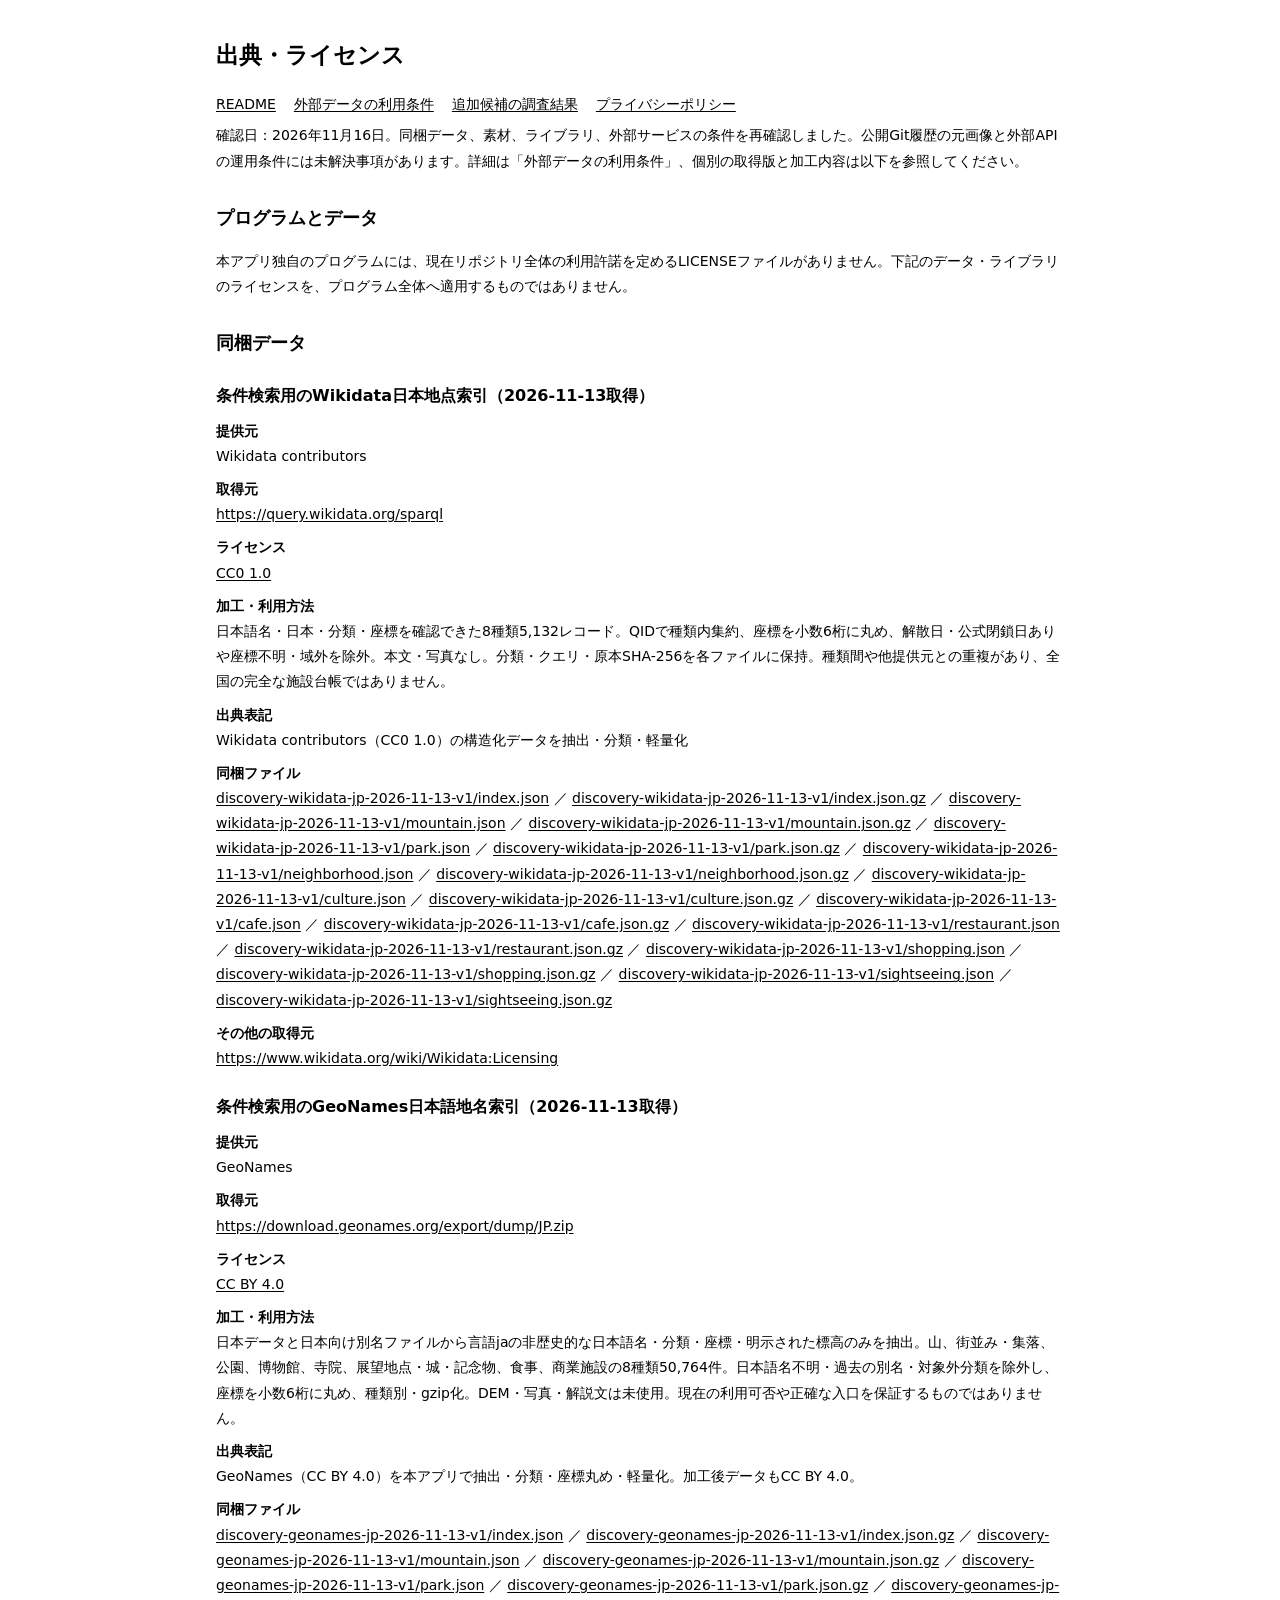
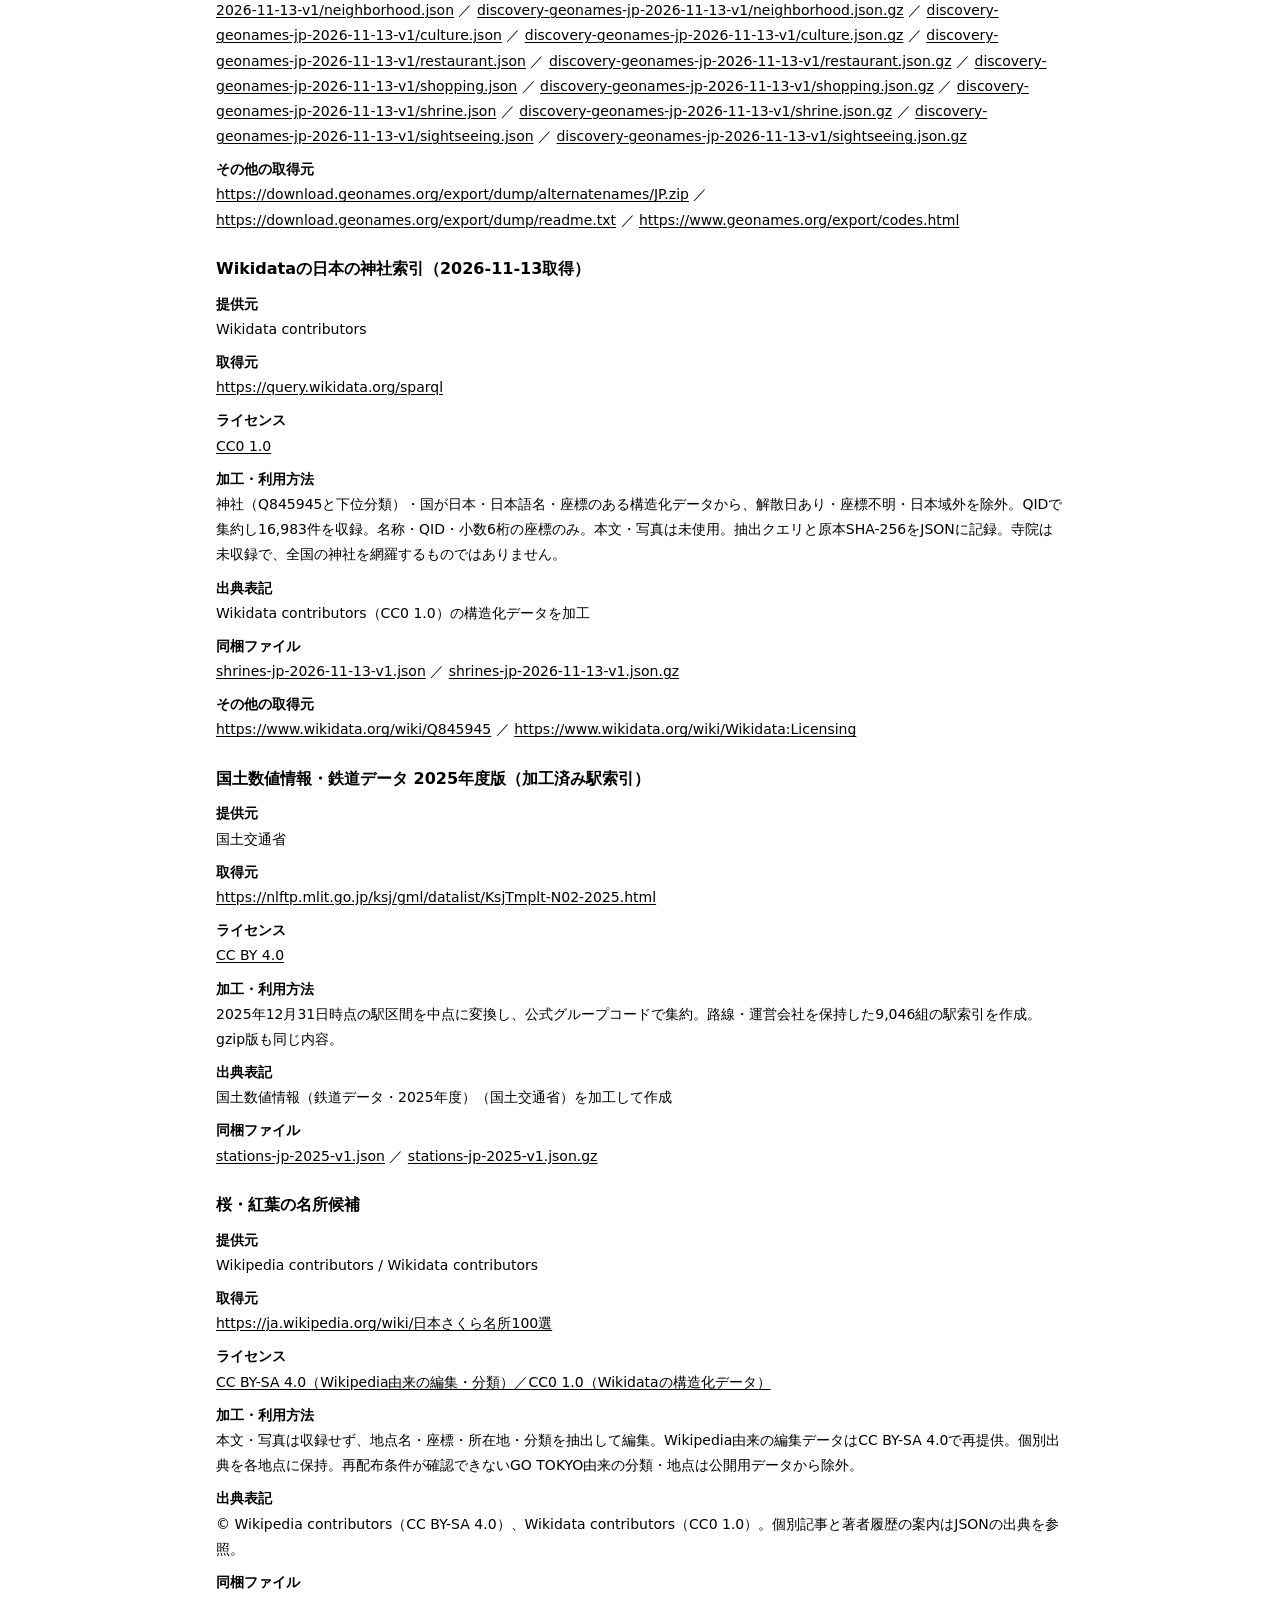
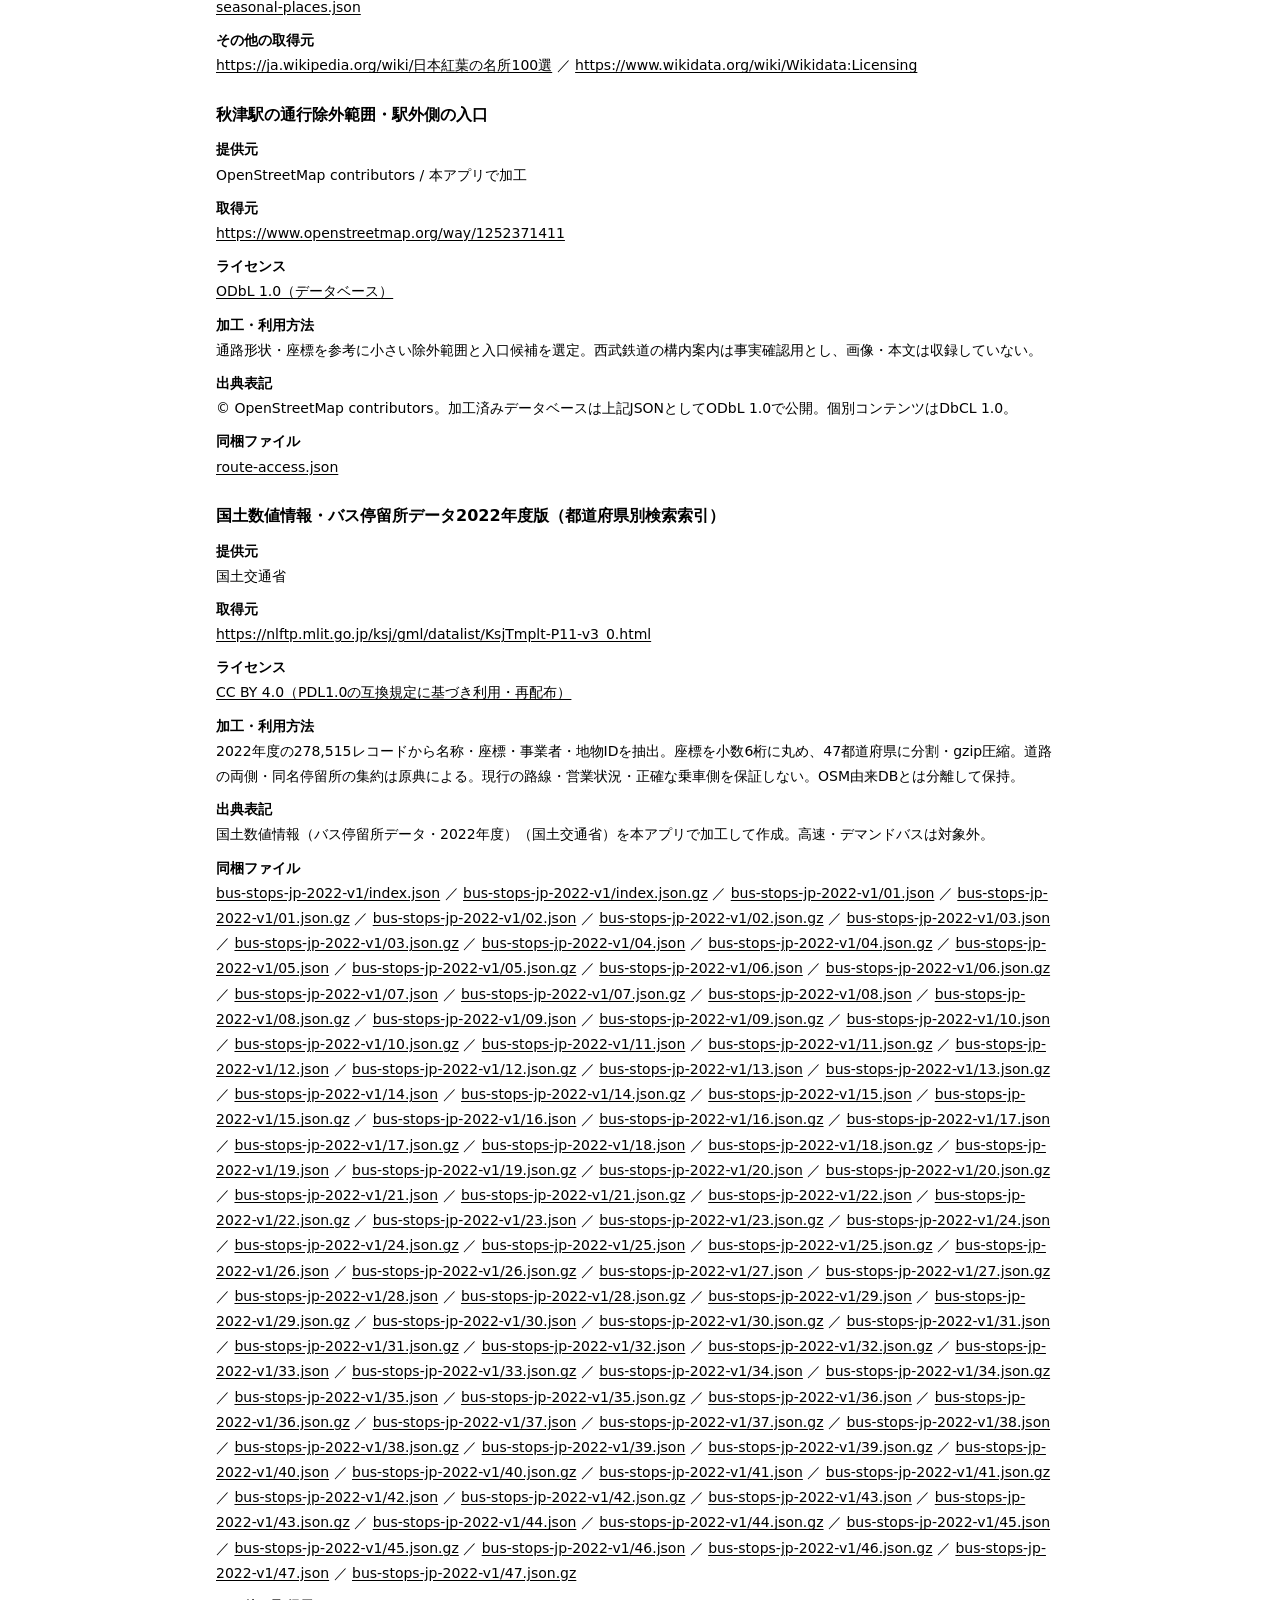
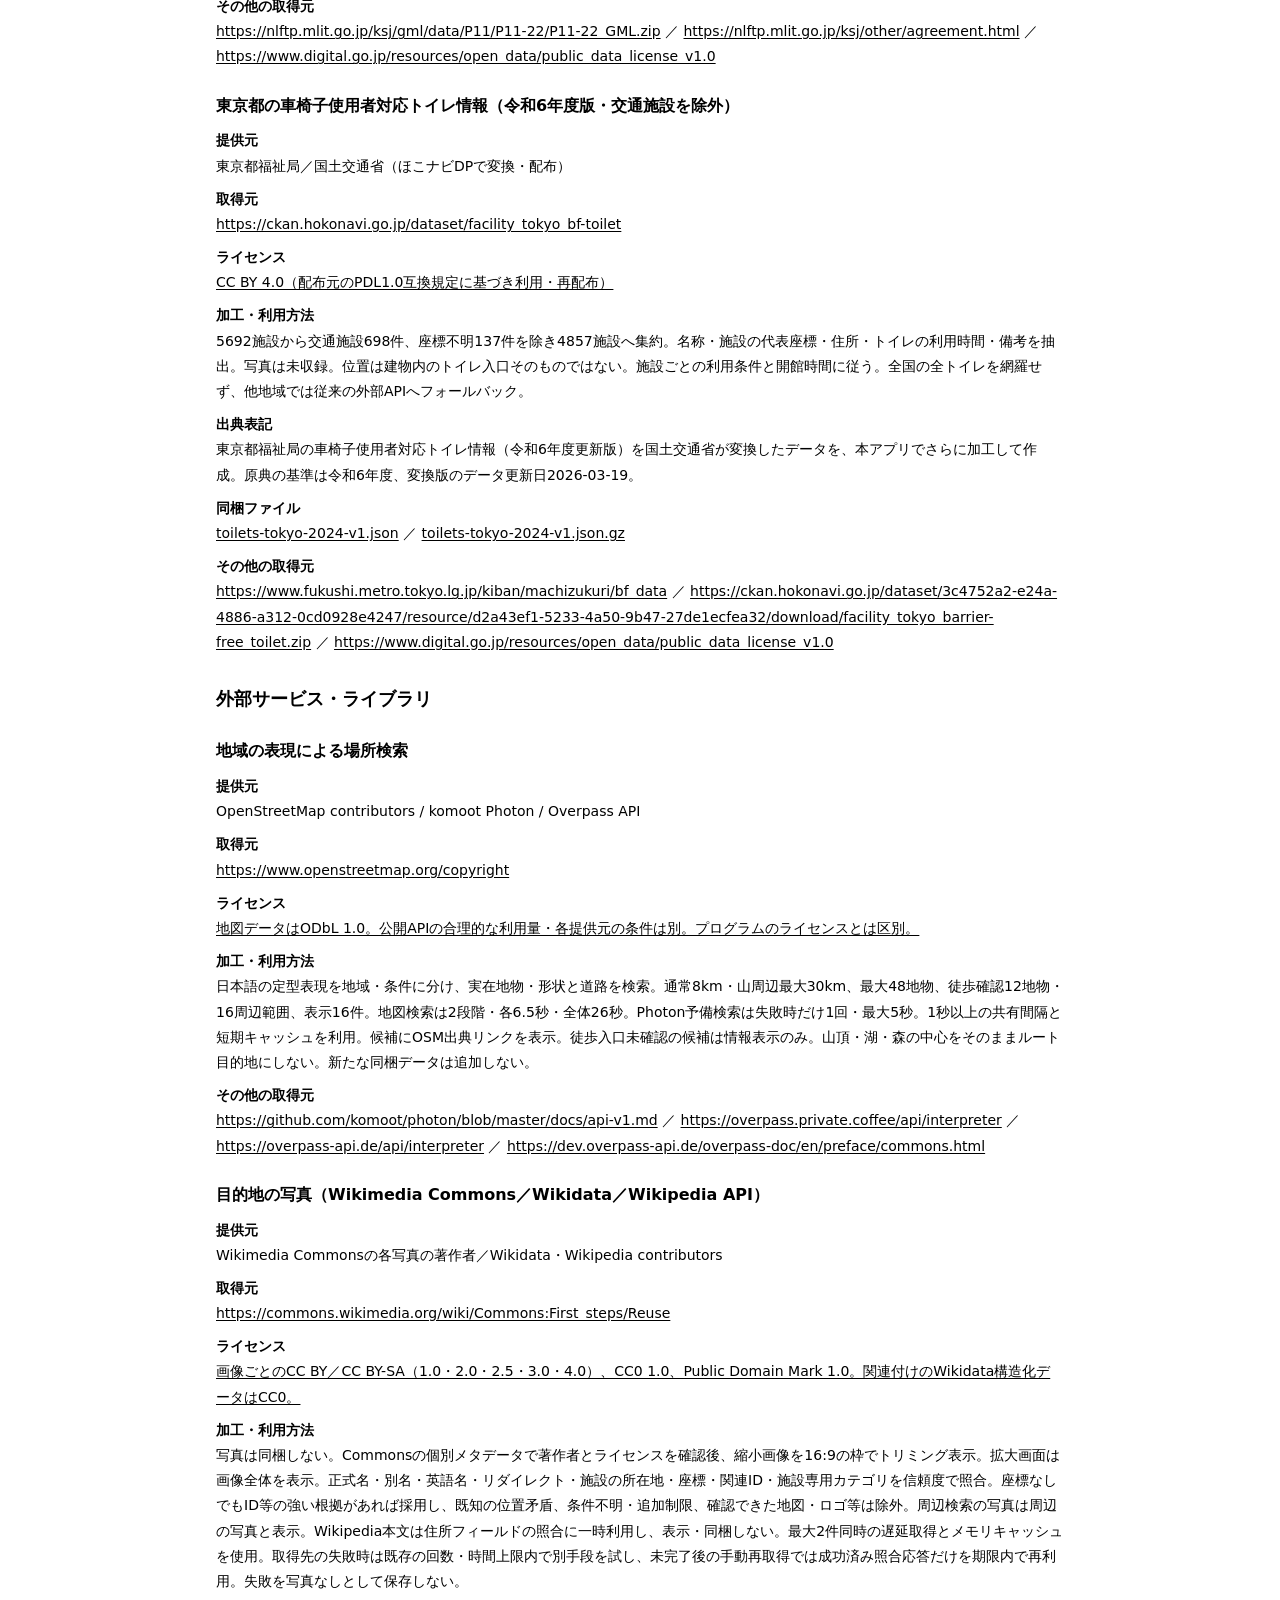
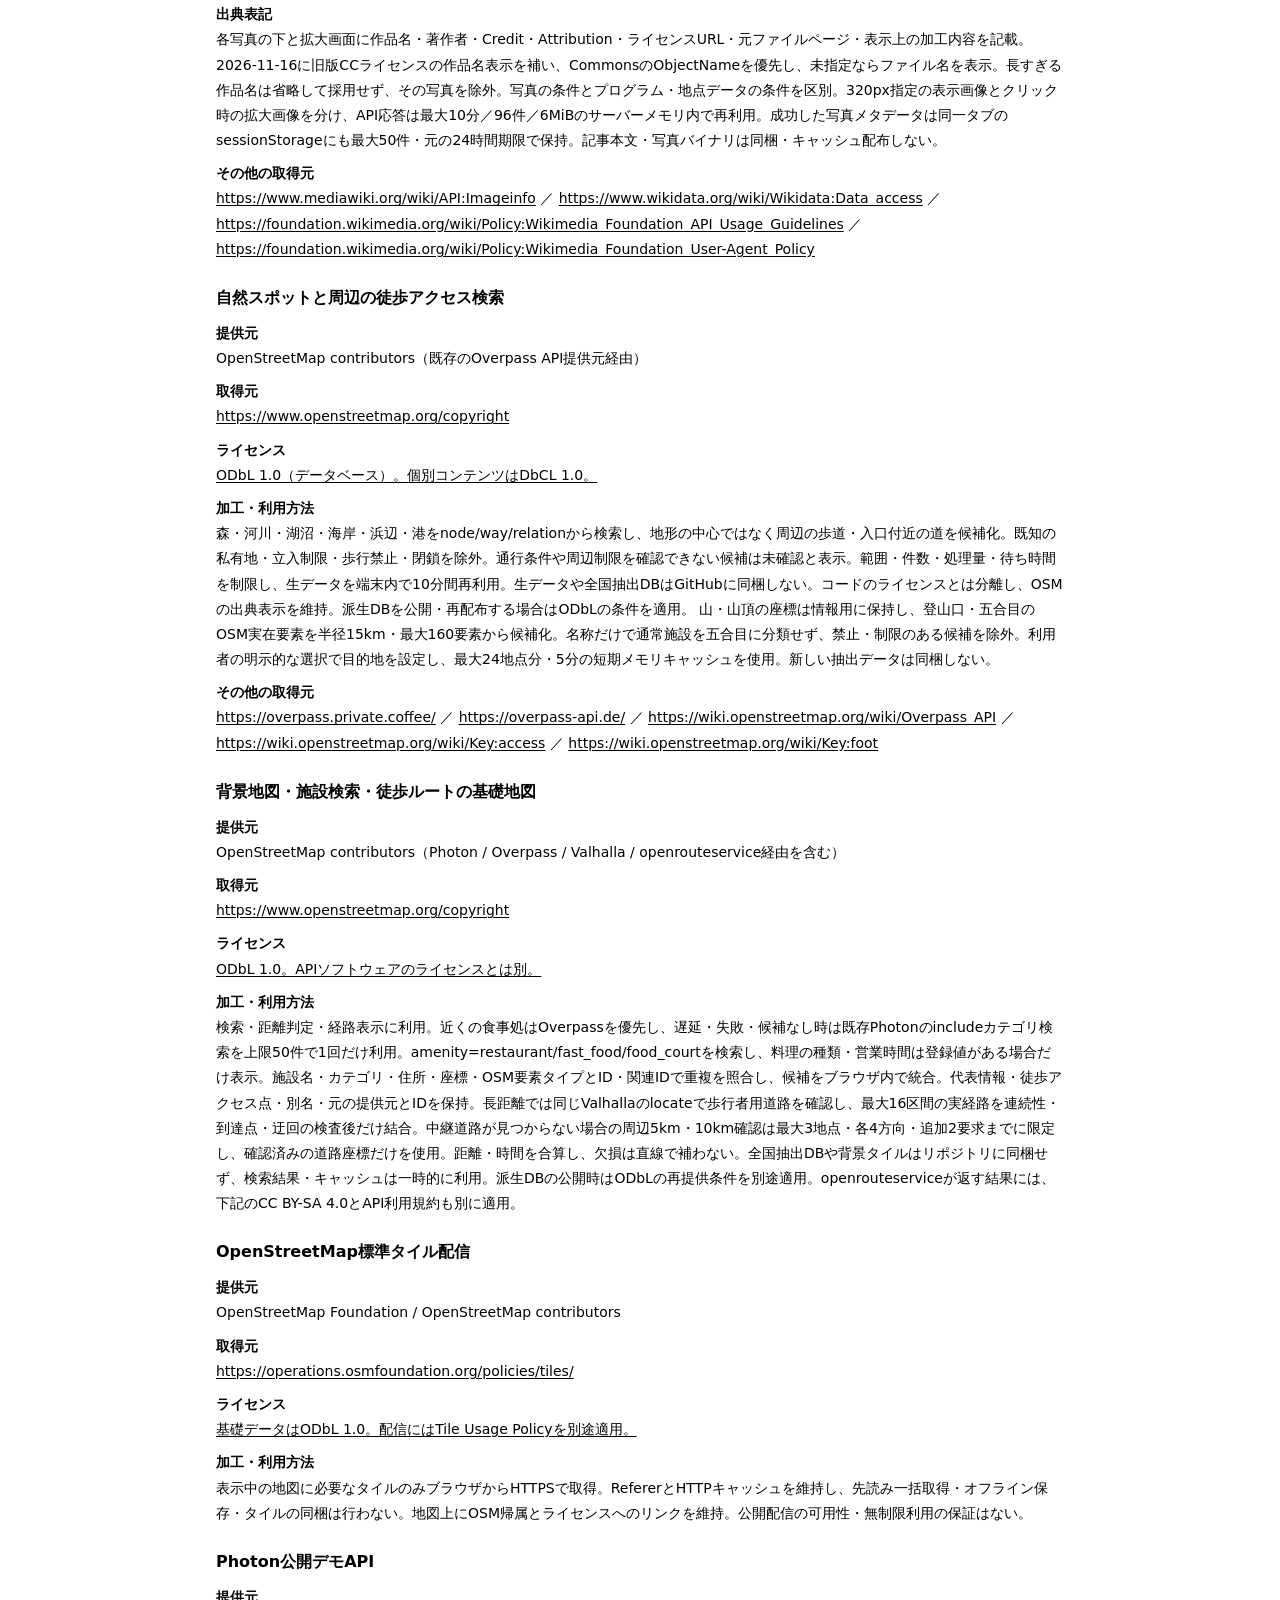
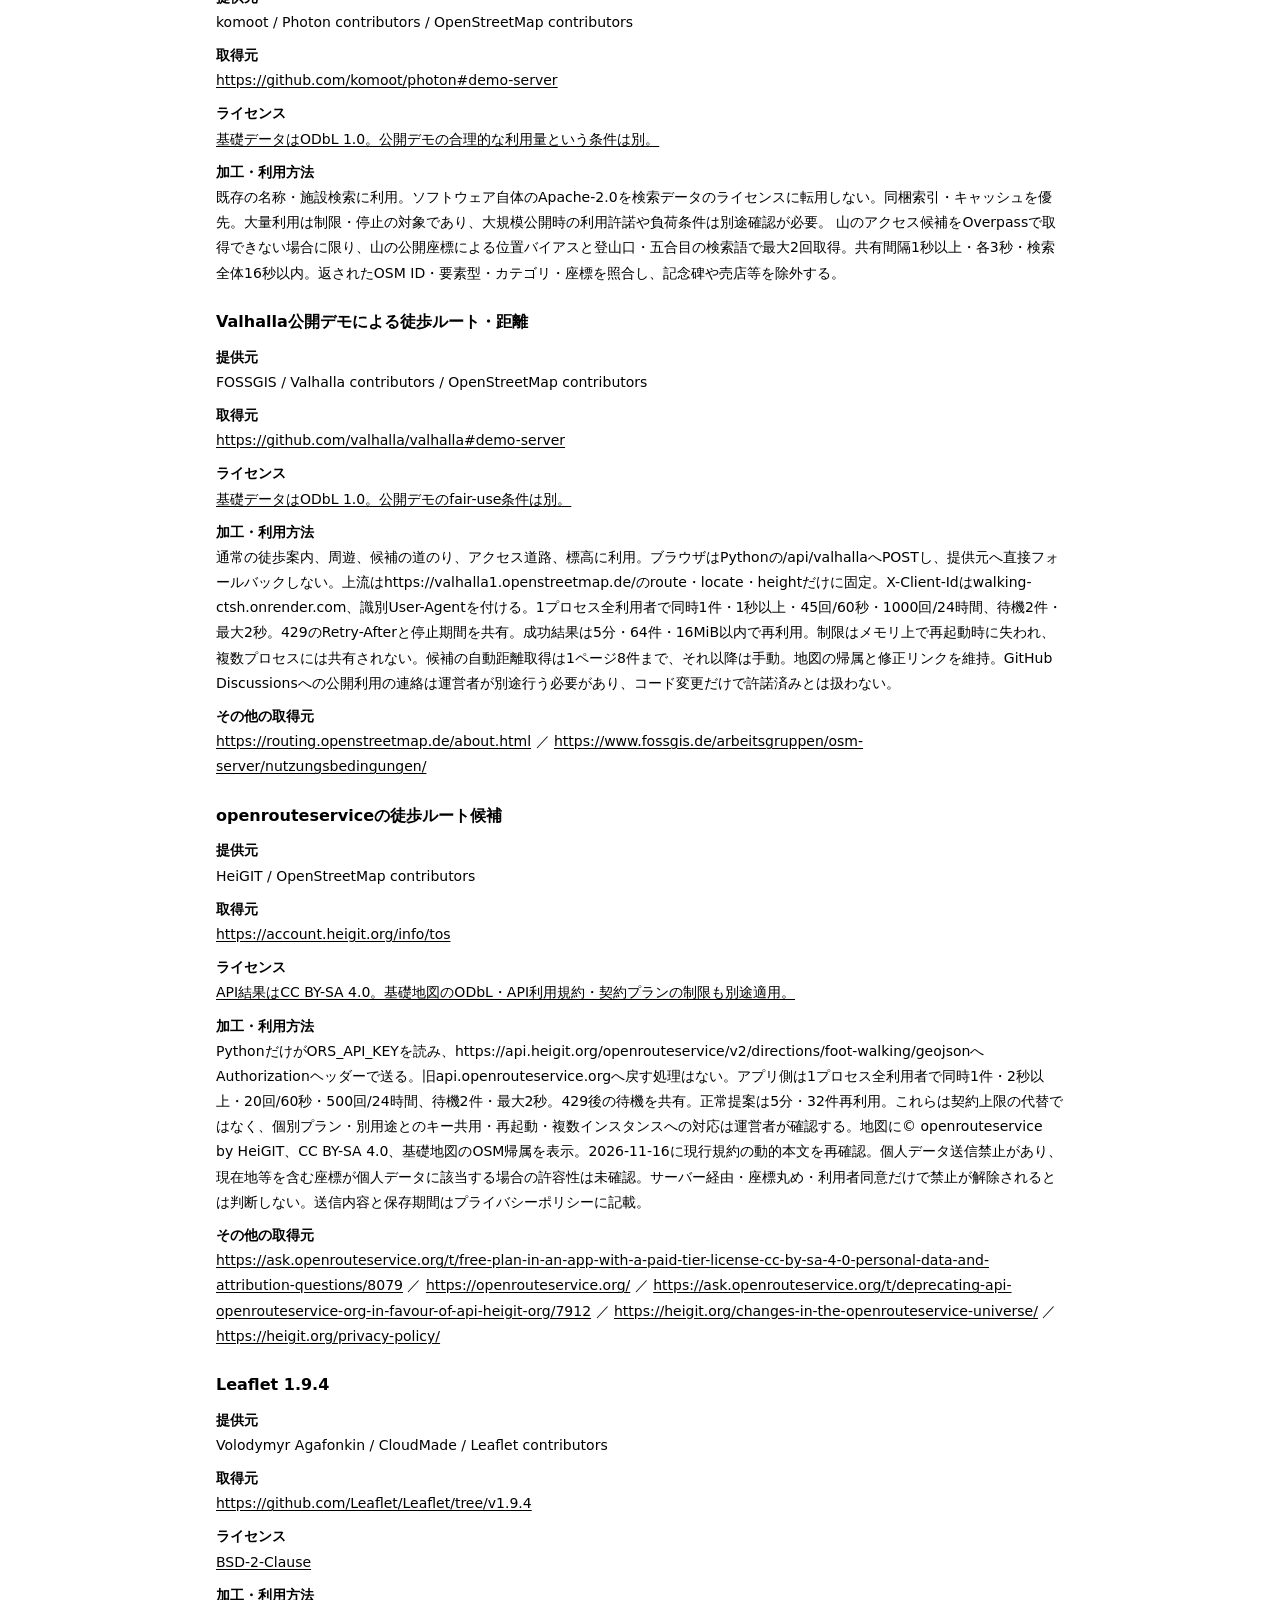
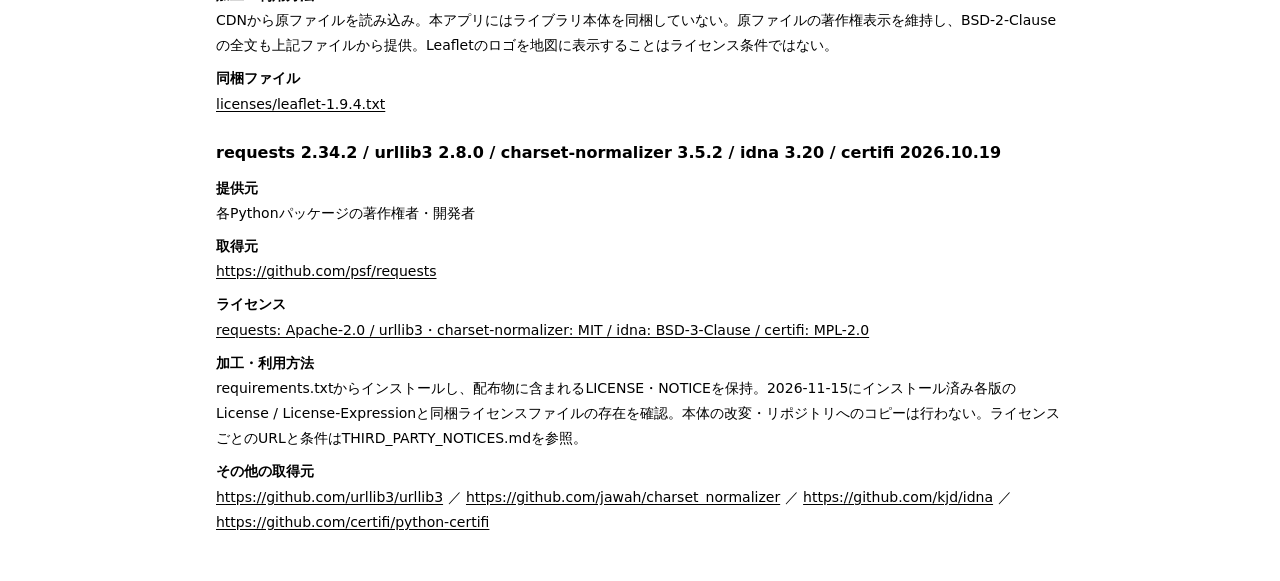
<file: static/data-sources.html>
<!doctype html>
<html lang="ja">
<head>
  <meta charset="utf-8" />
  <meta name="viewport" content="width=device-width, initial-scale=1" />
  <title>出典・ライセンス | 散歩アプリ</title>
  <style>
    * { box-sizing: border-box; }
    body { max-width: 880px; margin: 0 auto; padding: 20px 16px 40px; background: #fff; color: #000; font: 14px/1.8 system-ui, sans-serif; }
    h1 { font-size: 23px; } h2 { margin-top: 28px; font-size: 18px; }
    h3 { margin: 22px 0 6px; font-size: 16px; }
    p { margin: 6px 0; } a { color: #000; overflow-wrap: anywhere; text-underline-offset: 2px; }
    a:focus { outline: none; } dl { margin: 0; } dt { margin-top: 8px; font-weight: 600; } dd { margin: 0; overflow-wrap: anywhere; }
    nav { display: flex; flex-wrap: wrap; gap: 8px 18px; }
  </style>
</head>
<body>
  <h1>出典・ライセンス</h1>
  <nav><a href="../README.md">README</a><a href="../THIRD_PARTY_NOTICES.md">外部データの利用条件</a><a href="../DATA_RESEARCH.md">追加候補の調査結果</a><a href="privacy.html">プライバシーポリシー</a></nav>
  <p>確認日：2026年11月16日。同梱データ、素材、ライブラリ、外部サービスの条件を再確認しました。公開Git履歴の元画像と外部APIの運用条件には未解決事項があります。詳細は「外部データの利用条件」、個別の取得版と加工内容は以下を参照してください。</p>
  <h2>プログラムとデータ</h2><p id="program"></p>
  <h2>同梱データ</h2><div id="datasets"></div>
  <h2>外部サービス・ライブラリ</h2><div id="services"></div>
  <p id="status" role="status"></p>
  <script>
    const field = (list, label, value) => {
      const term = document.createElement('dt'), description = document.createElement('dd');
      term.textContent = label;
      if (value instanceof Node) description.append(value); else description.textContent = value;
      list.append(term, description);
    };
    const link = (url, label = url) => {
      const anchor = document.createElement('a');
      anchor.href = url; anchor.textContent = label; return anchor;
    };
    const render = (container, entries) => {
      for (const entry of entries) {
        const section = document.createElement('section'), heading = document.createElement('h3'), details = document.createElement('dl');
        heading.textContent = entry.name; section.append(heading, details);
        field(details, '提供元', entry.provider);
        field(details, '取得元', link(entry.sourceUrl));
        field(details, 'ライセンス', link(entry.licenseUrl, entry.license));
        field(details, '加工・利用方法', entry.modified);
        if (entry.attribution) field(details, '出典表記', entry.attribution);
        if (entry.files) {
          const files = document.createElement('span');
          entry.files.forEach((file, i) => { if (i) files.append(' ／ '); files.append(link(file, file)); });
          field(details, '同梱ファイル', files);
        }
        if (entry.additionalSources) {
          const sources = document.createElement('span');
          entry.additionalSources.forEach((url, i) => { if (i) sources.append(' ／ '); sources.append(link(url)); });
          field(details, 'その他の取得元', sources);
        }
        container.append(section);
      }
    };
    fetch('data-licenses.json').then(response => { if (!response.ok) throw new Error(); return response.json(); }).then(data => {
      document.getElementById('program').textContent = data.program;
      render(document.getElementById('datasets'), data.datasets);
      render(document.getElementById('services'), data.services);
    }).catch(() => { document.getElementById('status').textContent = '一覧を読み込めませんでした。READMEまたは外部データの利用条件を確認してください。'; });
  </script>
</body>
</html>
</file>
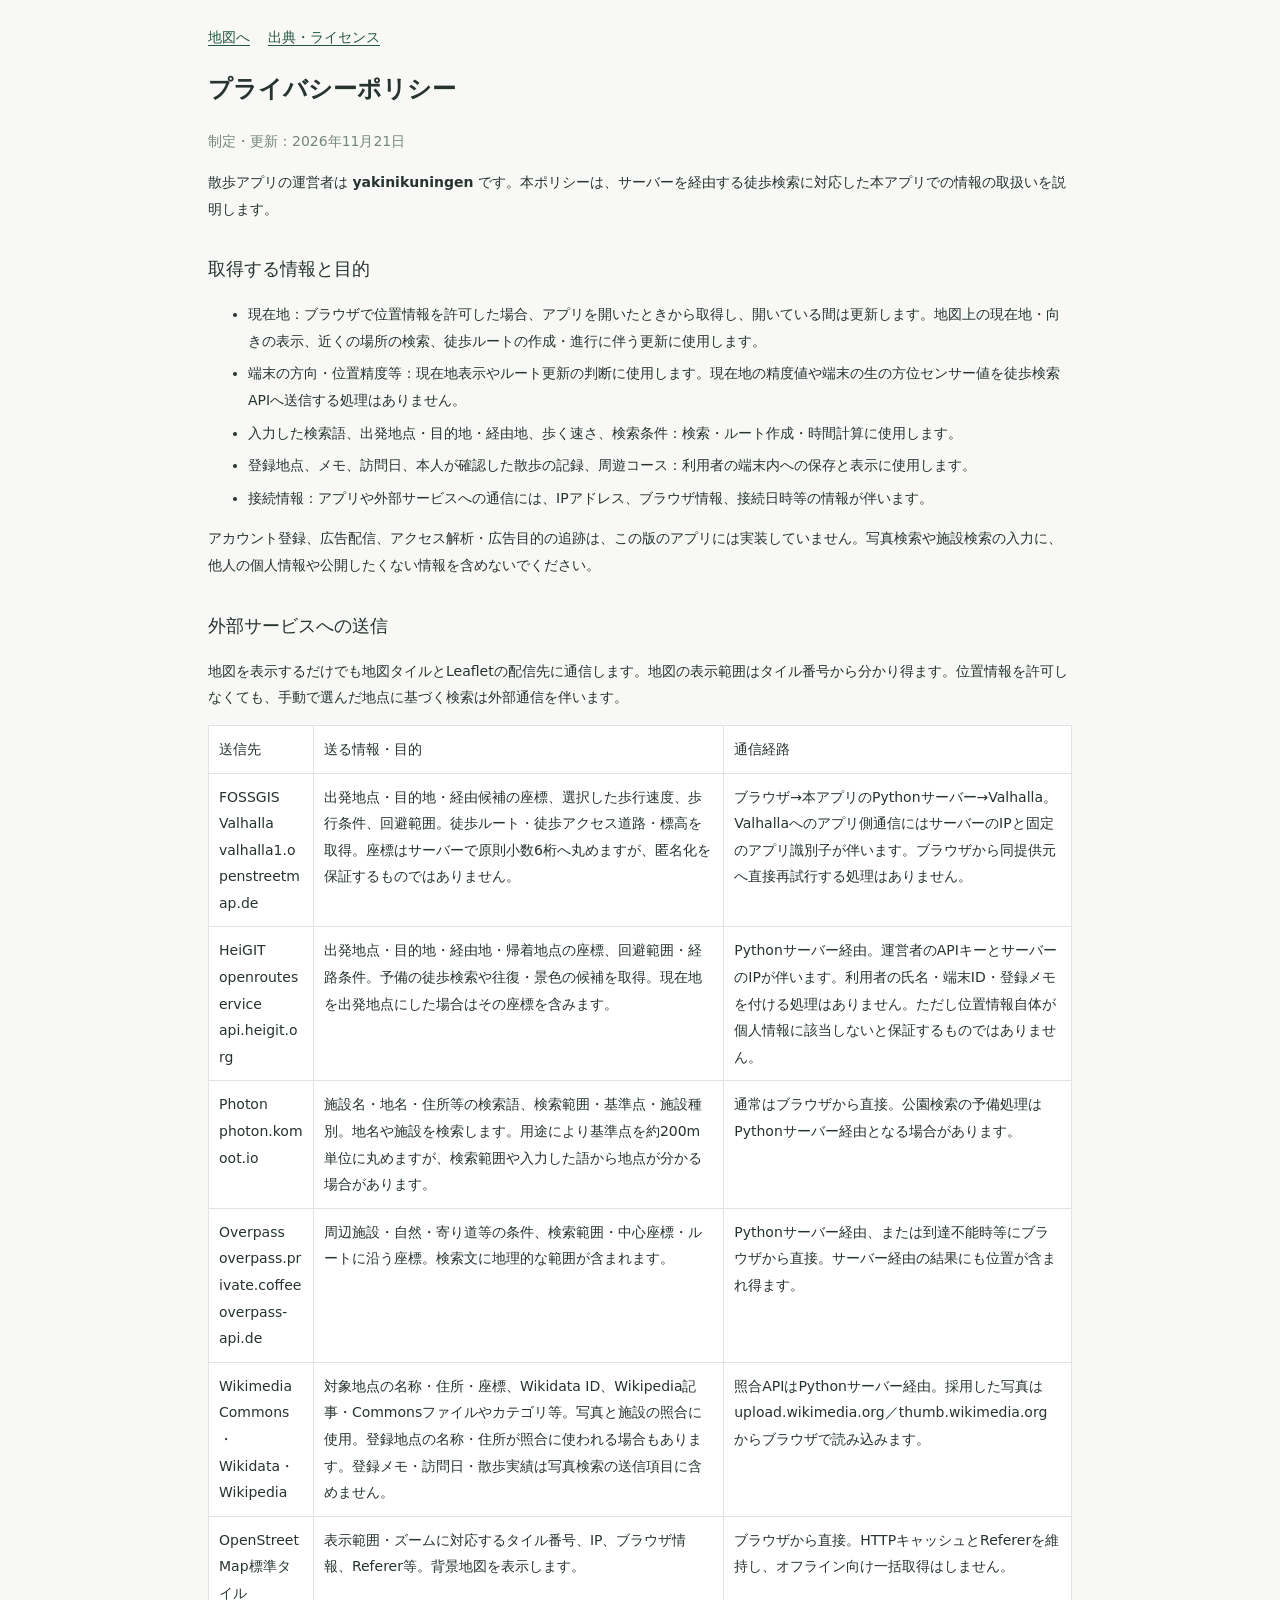
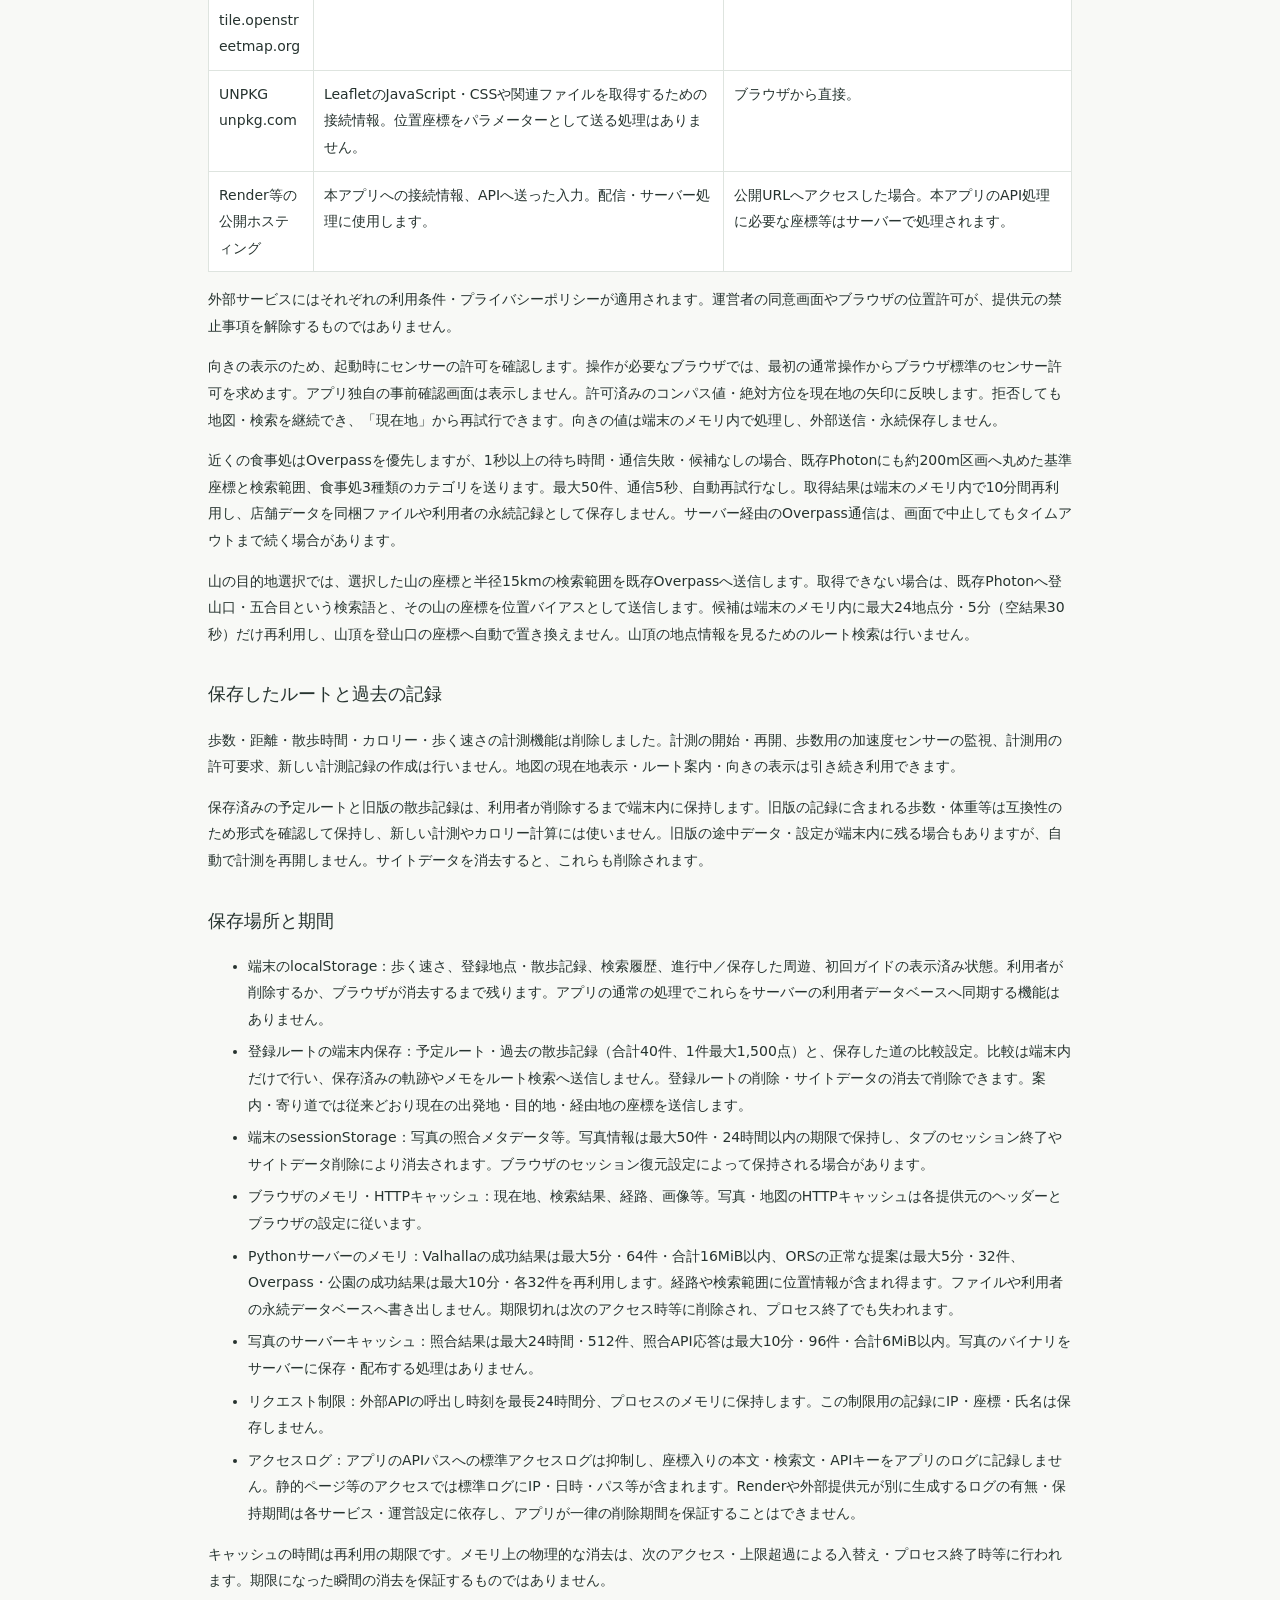
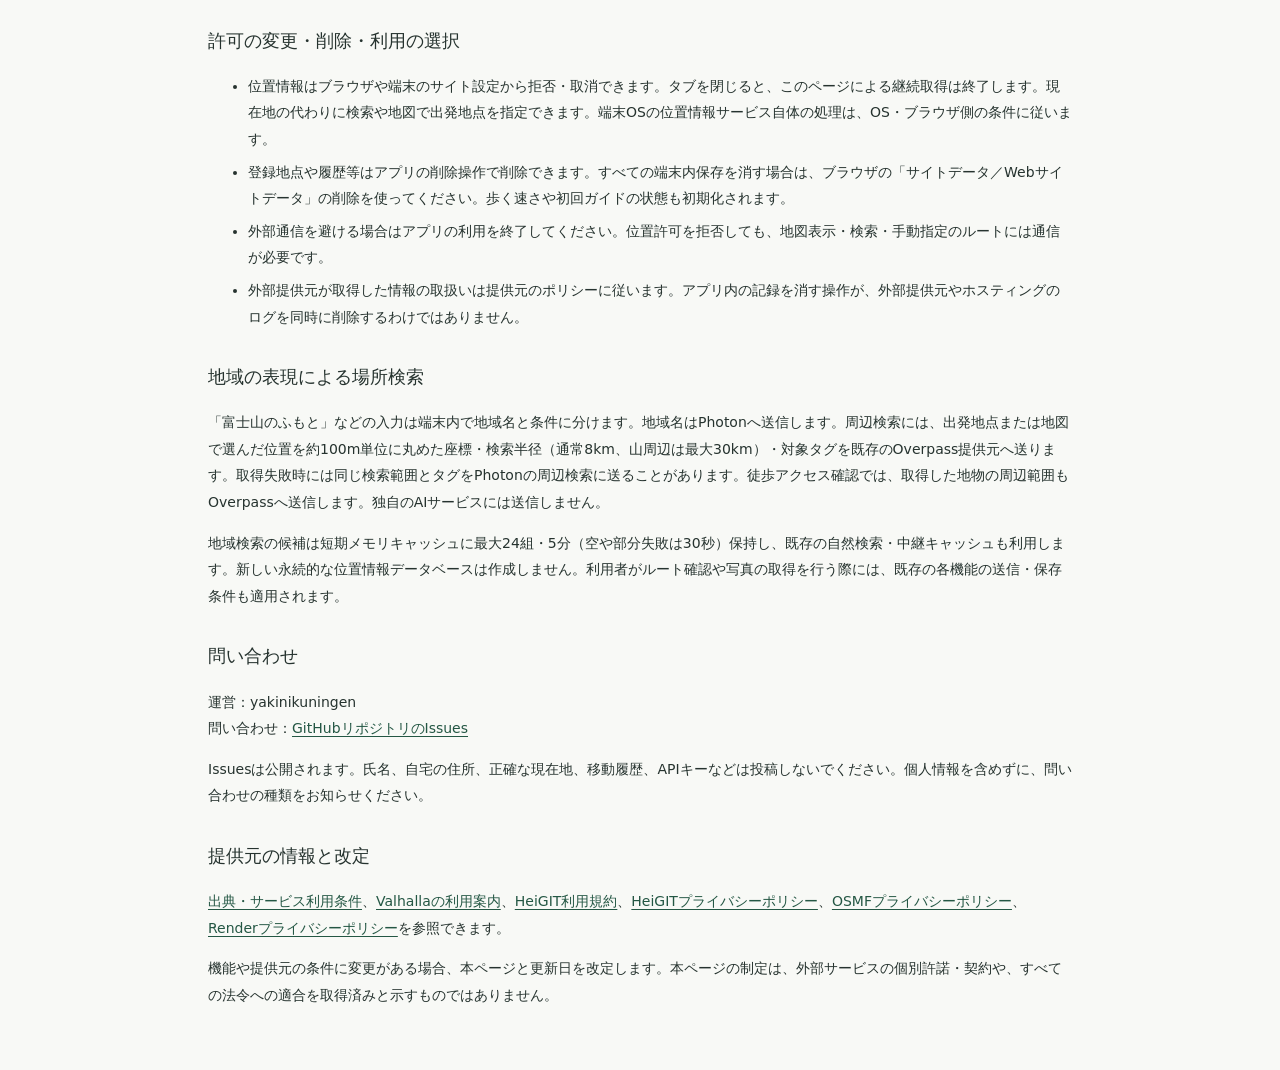
<file: static/privacy.html>
<!doctype html>
<html lang="ja">
<head>
  <meta charset="utf-8" />
  <meta name="viewport" content="width=device-width, initial-scale=1" />
  <title>プライバシーポリシー | 散歩アプリ</title>
  <style>
    *{box-sizing:border-box}body{max-width:900px;margin:auto;padding:24px 18px 48px;background:#F8F9F6;color:#26332F;font:14px/1.9 "Noto Sans JP",system-ui,sans-serif}
    h1{font-size:24px;font-weight:600}h2{margin-top:30px;font-size:18px;font-weight:500}a{color:#245744;overflow-wrap:anywhere;text-underline-offset:3px}a:focus{outline:none}
    nav{display:flex;gap:18px;flex-wrap:wrap}table{width:100%;border-collapse:collapse;background:white}th,td{border:1px solid #DEE4DF;padding:10px;text-align:left;vertical-align:top;overflow-wrap:anywhere}th{font-weight:500}
    .table-wrap{overflow:auto}li{margin-bottom:6px}.date{color:#75857D}code{overflow-wrap:anywhere}
  </style>
</head>
<body>
  <nav><a href="../index.html">地図へ</a><a href="data-sources.html">出典・ライセンス</a></nav>
  <h1>プライバシーポリシー</h1>
  <p class="date">制定・更新：2026年11月21日</p>
  <p>散歩アプリの運営者は <strong>yakinikuningen</strong> です。本ポリシーは、サーバーを経由する徒歩検索に対応した本アプリでの情報の取扱いを説明します。</p>

  <h2>取得する情報と目的</h2>
  <ul>
    <li>現在地：ブラウザで位置情報を許可した場合、アプリを開いたときから取得し、開いている間は更新します。地図上の現在地・向きの表示、近くの場所の検索、徒歩ルートの作成・進行に伴う更新に使用します。</li>
    <li>端末の方向・位置精度等：現在地表示やルート更新の判断に使用します。現在地の精度値や端末の生の方位センサー値を徒歩検索APIへ送信する処理はありません。</li>
    <li>入力した検索語、出発地点・目的地・経由地、歩く速さ、検索条件：検索・ルート作成・時間計算に使用します。</li>
    <li>登録地点、メモ、訪問日、本人が確認した散歩の記録、周遊コース：利用者の端末内への保存と表示に使用します。</li>

    <li>接続情報：アプリや外部サービスへの通信には、IPアドレス、ブラウザ情報、接続日時等の情報が伴います。</li>
  </ul>
  <p>アカウント登録、広告配信、アクセス解析・広告目的の追跡は、この版のアプリには実装していません。写真検索や施設検索の入力に、他人の個人情報や公開したくない情報を含めないでください。</p>

  <h2>外部サービスへの送信</h2>
  <p>地図を表示するだけでも地図タイルとLeafletの配信先に通信します。地図の表示範囲はタイル番号から分かり得ます。位置情報を許可しなくても、手動で選んだ地点に基づく検索は外部通信を伴います。</p>
  <div class="table-wrap"><table>
    <thead><tr><th>送信先</th><th>送る情報・目的</th><th>通信経路</th></tr></thead>
    <tbody>
      <tr><td>FOSSGIS Valhalla<br>valhalla1.openstreetmap.de</td><td>出発地点・目的地・経由候補の座標、選択した歩行速度、歩行条件、回避範囲。徒歩ルート・徒歩アクセス道路・標高を取得。座標はサーバーで原則小数6桁へ丸めますが、匿名化を保証するものではありません。</td><td>ブラウザ→本アプリのPythonサーバー→Valhalla。Valhallaへのアプリ側通信にはサーバーのIPと固定のアプリ識別子が伴います。ブラウザから同提供元へ直接再試行する処理はありません。</td></tr>
      <tr><td>HeiGIT openrouteservice<br>api.heigit.org</td><td>出発地点・目的地・経由地・帰着地点の座標、回避範囲・経路条件。予備の徒歩検索や往復・景色の候補を取得。現在地を出発地点にした場合はその座標を含みます。</td><td>Pythonサーバー経由。運営者のAPIキーとサーバーのIPが伴います。利用者の氏名・端末ID・登録メモを付ける処理はありません。ただし位置情報自体が個人情報に該当しないと保証するものではありません。</td></tr>
      <tr><td>Photon<br>photon.komoot.io</td><td>施設名・地名・住所等の検索語、検索範囲・基準点・施設種別。地名や施設を検索します。用途により基準点を約200m単位に丸めますが、検索範囲や入力した語から地点が分かる場合があります。</td><td>通常はブラウザから直接。公園検索の予備処理はPythonサーバー経由となる場合があります。</td></tr>
      <tr><td>Overpass<br>overpass.private.coffee<br>overpass-api.de</td><td>周辺施設・自然・寄り道等の条件、検索範囲・中心座標・ルートに沿う座標。検索文に地理的な範囲が含まれます。</td><td>Pythonサーバー経由、または到達不能時等にブラウザから直接。サーバー経由の結果にも位置が含まれ得ます。</td></tr>
      <tr><td>Wikimedia Commons・Wikidata・Wikipedia</td><td>対象地点の名称・住所・座標、Wikidata ID、Wikipedia記事・Commonsファイルやカテゴリ等。写真と施設の照合に使用。登録地点の名称・住所が照合に使われる場合もあります。登録メモ・訪問日・散歩実績は写真検索の送信項目に含めません。</td><td>照合APIはPythonサーバー経由。採用した写真はupload.wikimedia.org／thumb.wikimedia.orgからブラウザで読み込みます。</td></tr>
      <tr><td>OpenStreetMap標準タイル<br>tile.openstreetmap.org</td><td>表示範囲・ズームに対応するタイル番号、IP、ブラウザ情報、Referer等。背景地図を表示します。</td><td>ブラウザから直接。HTTPキャッシュとRefererを維持し、オフライン向け一括取得はしません。</td></tr>
      <tr><td>UNPKG<br>unpkg.com</td><td>LeafletのJavaScript・CSSや関連ファイルを取得するための接続情報。位置座標をパラメーターとして送る処理はありません。</td><td>ブラウザから直接。</td></tr>
      <tr><td>Render等の公開ホスティング</td><td>本アプリへの接続情報、APIへ送った入力。配信・サーバー処理に使用します。</td><td>公開URLへアクセスした場合。本アプリのAPI処理に必要な座標等はサーバーで処理されます。</td></tr>
    </tbody>
  </table></div>
  <p>外部サービスにはそれぞれの利用条件・プライバシーポリシーが適用されます。運営者の同意画面やブラウザの位置許可が、提供元の禁止事項を解除するものではありません。</p>

  <p>向きの表示のため、起動時にセンサーの許可を確認します。操作が必要なブラウザでは、最初の通常操作からブラウザ標準のセンサー許可を求めます。アプリ独自の事前確認画面は表示しません。許可済みのコンパス値・絶対方位を現在地の矢印に反映します。拒否しても地図・検索を継続でき、「現在地」から再試行できます。向きの値は端末のメモリ内で処理し、外部送信・永続保存しません。</p>

  <p>近くの食事処はOverpassを優先しますが、1秒以上の待ち時間・通信失敗・候補なしの場合、既存Photonにも約200m区画へ丸めた基準座標と検索範囲、食事処3種類のカテゴリを送ります。最大50件、通信5秒、自動再試行なし。取得結果は端末のメモリ内で10分間再利用し、店舗データを同梱ファイルや利用者の永続記録として保存しません。サーバー経由のOverpass通信は、画面で中止してもタイムアウトまで続く場合があります。</p>
  <p>山の目的地選択では、選択した山の座標と半径15kmの検索範囲を既存Overpassへ送信します。取得できない場合は、既存Photonへ登山口・五合目という検索語と、その山の座標を位置バイアスとして送信します。候補は端末のメモリ内に最大24地点分・5分（空結果30秒）だけ再利用し、山頂を登山口の座標へ自動で置き換えません。山頂の地点情報を見るためのルート検索は行いません。</p>

  <h2>保存したルートと過去の記録</h2>
  <p>歩数・距離・散歩時間・カロリー・歩く速さの計測機能は削除しました。計測の開始・再開、歩数用の加速度センサーの監視、計測用の許可要求、新しい計測記録の作成は行いません。地図の現在地表示・ルート案内・向きの表示は引き続き利用できます。</p>
  <p>保存済みの予定ルートと旧版の散歩記録は、利用者が削除するまで端末内に保持します。旧版の記録に含まれる歩数・体重等は互換性のため形式を確認して保持し、新しい計測やカロリー計算には使いません。旧版の途中データ・設定が端末内に残る場合もありますが、自動で計測を再開しません。サイトデータを消去すると、これらも削除されます。</p>

  <h2>保存場所と期間</h2>
  <ul>
    <li>端末のlocalStorage：歩く速さ、登録地点・散歩記録、検索履歴、進行中／保存した周遊、初回ガイドの表示済み状態。利用者が削除するか、ブラウザが消去するまで残ります。アプリの通常の処理でこれらをサーバーの利用者データベースへ同期する機能はありません。</li>
    <li>登録ルートの端末内保存：予定ルート・過去の散歩記録（合計40件、1件最大1,500点）と、保存した道の比較設定。比較は端末内だけで行い、保存済みの軌跡やメモをルート検索へ送信しません。登録ルートの削除・サイトデータの消去で削除できます。案内・寄り道では従来どおり現在の出発地・目的地・経由地の座標を送信します。</li>
    <li>端末のsessionStorage：写真の照合メタデータ等。写真情報は最大50件・24時間以内の期限で保持し、タブのセッション終了やサイトデータ削除により消去されます。ブラウザのセッション復元設定によって保持される場合があります。</li>
    <li>ブラウザのメモリ・HTTPキャッシュ：現在地、検索結果、経路、画像等。写真・地図のHTTPキャッシュは各提供元のヘッダーとブラウザの設定に従います。</li>
    <li>Pythonサーバーのメモリ：Valhallaの成功結果は最大5分・64件・合計16MiB以内、ORSの正常な提案は最大5分・32件、Overpass・公園の成功結果は最大10分・各32件を再利用します。経路や検索範囲に位置情報が含まれ得ます。ファイルや利用者の永続データベースへ書き出しません。期限切れは次のアクセス時等に削除され、プロセス終了でも失われます。</li>
    <li>写真のサーバーキャッシュ：照合結果は最大24時間・512件、照合API応答は最大10分・96件・合計6MiB以内。写真のバイナリをサーバーに保存・配布する処理はありません。</li>
    <li>リクエスト制限：外部APIの呼出し時刻を最長24時間分、プロセスのメモリに保持します。この制限用の記録にIP・座標・氏名は保存しません。</li>
    <li>アクセスログ：アプリのAPIパスへの標準アクセスログは抑制し、座標入りの本文・検索文・APIキーをアプリのログに記録しません。静的ページ等のアクセスでは標準ログにIP・日時・パス等が含まれます。Renderや外部提供元が別に生成するログの有無・保持期間は各サービス・運営設定に依存し、アプリが一律の削除期間を保証することはできません。</li>
  </ul>
  <p>キャッシュの時間は再利用の期限です。メモリ上の物理的な消去は、次のアクセス・上限超過による入替え・プロセス終了時等に行われます。期限になった瞬間の消去を保証するものではありません。</p>

  <h2>許可の変更・削除・利用の選択</h2>
  <ul>
    <li>位置情報はブラウザや端末のサイト設定から拒否・取消できます。タブを閉じると、このページによる継続取得は終了します。現在地の代わりに検索や地図で出発地点を指定できます。端末OSの位置情報サービス自体の処理は、OS・ブラウザ側の条件に従います。</li>
    <li>登録地点や履歴等はアプリの削除操作で削除できます。すべての端末内保存を消す場合は、ブラウザの「サイトデータ／Webサイトデータ」の削除を使ってください。歩く速さや初回ガイドの状態も初期化されます。</li>
    <li>外部通信を避ける場合はアプリの利用を終了してください。位置許可を拒否しても、地図表示・検索・手動指定のルートには通信が必要です。</li>
    <li>外部提供元が取得した情報の取扱いは提供元のポリシーに従います。アプリ内の記録を消す操作が、外部提供元やホスティングのログを同時に削除するわけではありません。</li>
  </ul>

  <h2>地域の表現による場所検索</h2>
  <p>「富士山のふもと」などの入力は端末内で地域名と条件に分けます。地域名はPhotonへ送信します。周辺検索には、出発地点または地図で選んだ位置を約100m単位に丸めた座標・検索半径（通常8km、山周辺は最大30km）・対象タグを既存のOverpass提供元へ送ります。取得失敗時には同じ検索範囲とタグをPhotonの周辺検索に送ることがあります。徒歩アクセス確認では、取得した地物の周辺範囲もOverpassへ送信します。独自のAIサービスには送信しません。</p>
  <p>地域検索の候補は短期メモリキャッシュに最大24組・5分（空や部分失敗は30秒）保持し、既存の自然検索・中継キャッシュも利用します。新しい永続的な位置情報データベースは作成しません。利用者がルート確認や写真の取得を行う際には、既存の各機能の送信・保存条件も適用されます。</p>

  <h2>問い合わせ</h2>
  <p>運営：yakinikuningen<br>問い合わせ：<a href="https://github.com/yakinikuningen2/walking/issues">GitHubリポジトリのIssues</a></p>
  <p>Issuesは公開されます。氏名、自宅の住所、正確な現在地、移動履歴、APIキーなどは投稿しないでください。個人情報を含めずに、問い合わせの種類をお知らせください。</p>
  <h2>提供元の情報と改定</h2>
  <p><a href="data-sources.html">出典・サービス利用条件</a>、<a href="https://github.com/valhalla/valhalla#demo-server">Valhallaの利用案内</a>、<a href="https://account.heigit.org/info/tos">HeiGIT利用規約</a>、<a href="https://heigit.org/privacy-policy/">HeiGITプライバシーポリシー</a>、<a href="https://osmfoundation.org/wiki/Privacy_Policy">OSMFプライバシーポリシー</a>、<a href="https://render.com/privacy">Renderプライバシーポリシー</a>を参照できます。</p>
  <p>機能や提供元の条件に変更がある場合、本ページと更新日を改定します。本ページの制定は、外部サービスの個別許諾・契約や、すべての法令への適合を取得済みと示すものではありません。</p>
</body>
</html>
</file>
